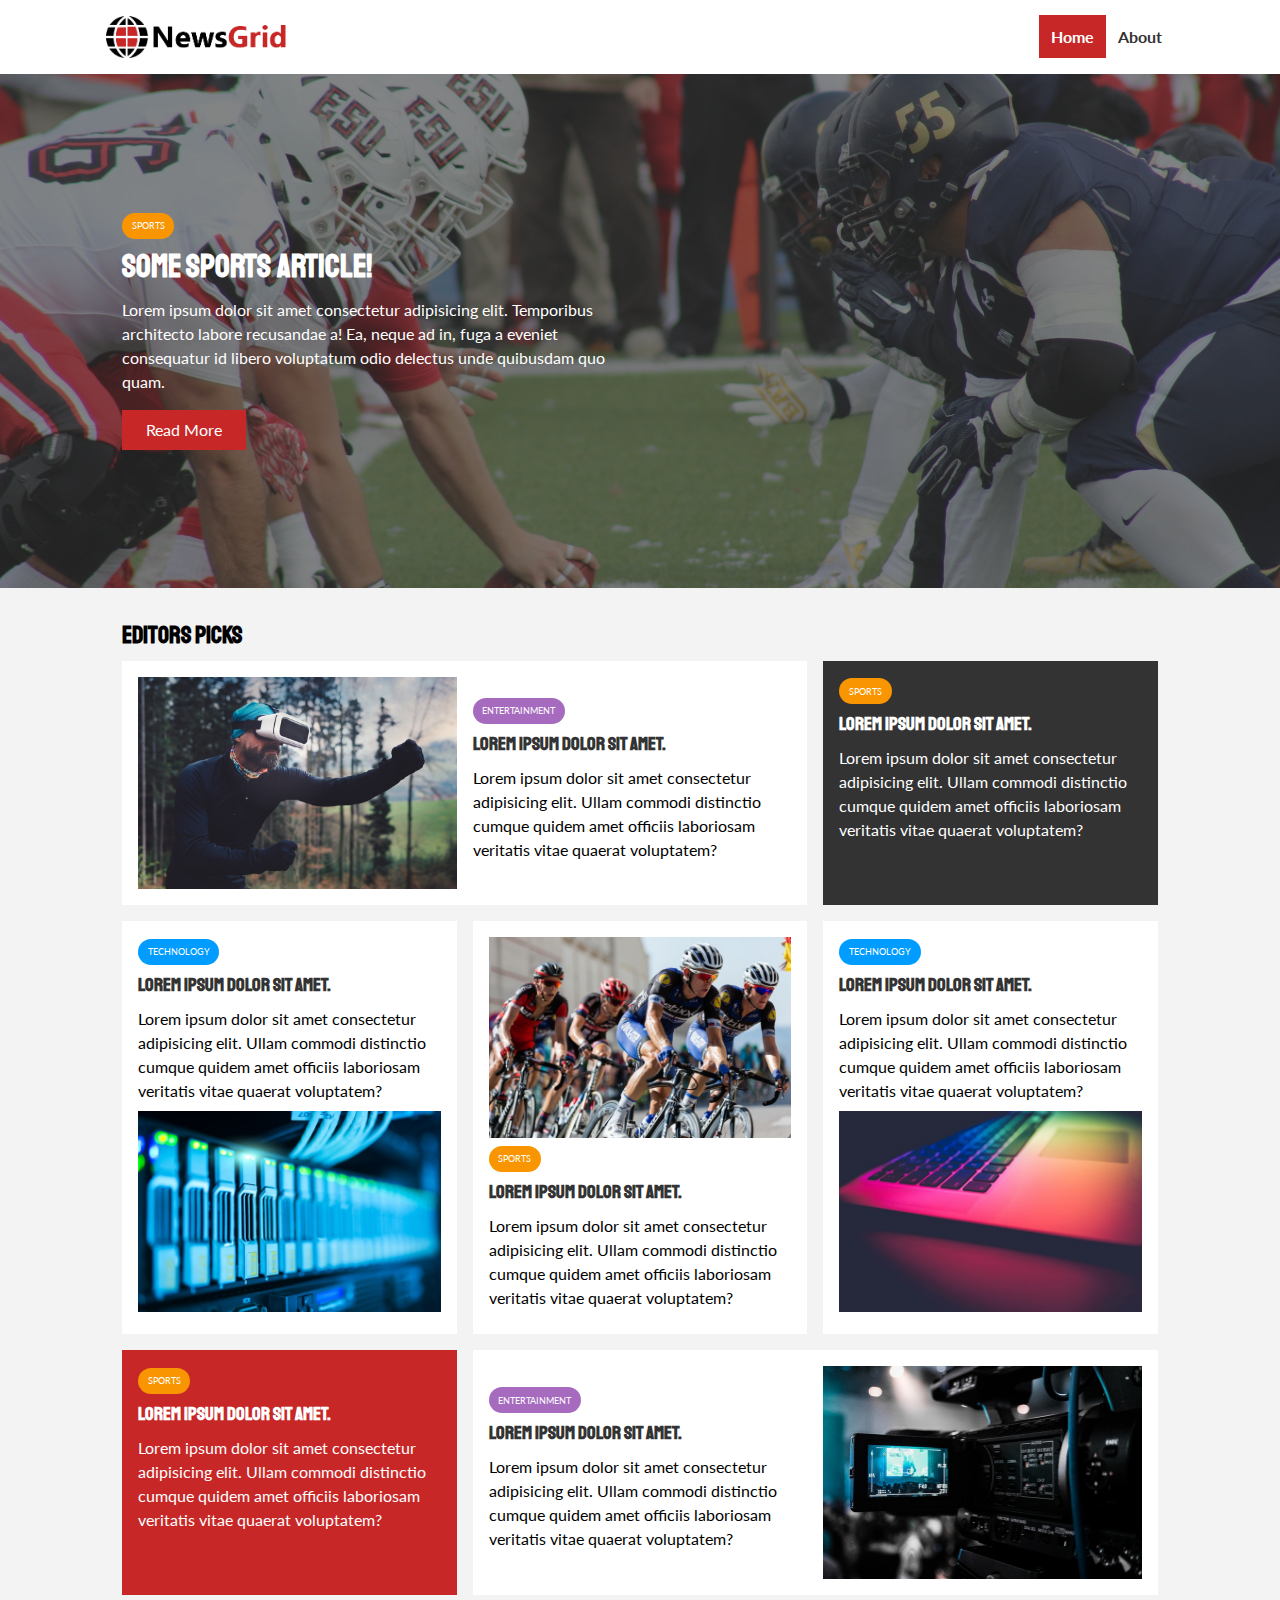
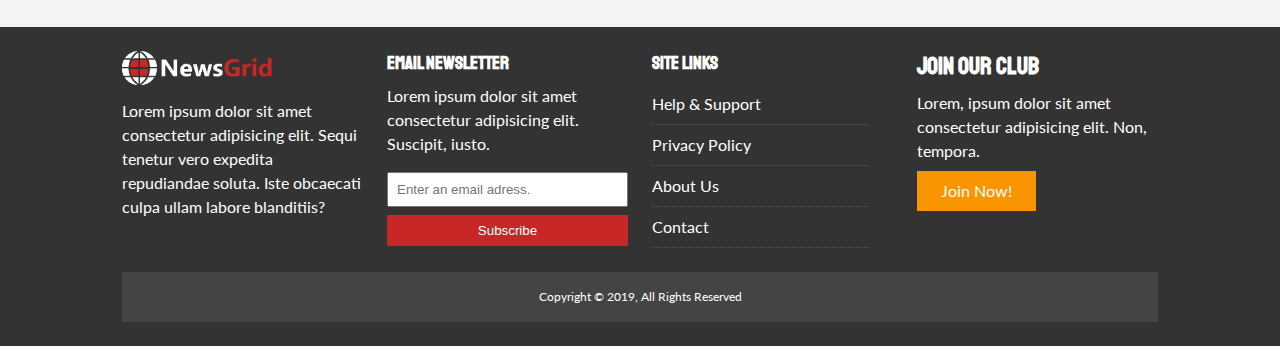
<file: index.html>
<!DOCTYPE html>
<html lang="en">

<head>
  <meta charset="UTF-8">
  <meta name="viewport" content="width=device-width, initial-scale=1.0">
  <meta http-equiv="X-UA-Compatible" content="ie=edge">
  <link rel="stylesheet" href="https://use.fontawesome.com/releases/v5.6.3/css/all.css"
    integrity="sha384-UHRtZLI+pbxtHCWp1t77Bi1L4ZtiqrqD80Kn4Z8NTSRyMA2Fd33n5dQ8lWUE00s/" crossorigin="anonymous">
  <link href="https://fonts.googleapis.com/css?family=Lato|Staatliches" rel="stylesheet">
  <link rel="stylesheet" href="style.css">
  <link rel="stylesheet" media="screen and (max-width: 768px)" href="mobile.css">
  <link rel="shortcut icon" type="image/x-icon" href="favicon.ico">
  <title>NewsGrid - Home</title>
</head>

<body>
  <nav id="main-nav">
    <div class="container">
      <img src="./image_resources/image_resources/logo.png" alt="NewsGrid" class="logo">
      <div class="social">
        <a href="http://facebook.com"><i class="fab fa-facebook fa-2x"></i></a>
        <a href="http://twitter.com"><i class="fab fa-twitter fa-2x"></i></a>
        <a href="http://youtube.com"><i class="fab fa-youtube fa-2x"></i></a>
        <a href="http://instagram.com"><i class="fab fa-instagram fa-2x"></i></a>
      </div>
      <ul>
        <li><a class="current" href="index.html">Home</a></li>
        <li><a href="about.html">About</a></li>
      </ul>
    </div>
  </nav>

  <!-- Showcase -->

  <header id="showcase">
    <div class="container">
      <div class="showcase-container">
        <div class="showcase-content">
          <div class="category category-sports">Sports</div>
          <h1>Some Sports Article!</h1>
          <p>Lorem ipsum dolor sit amet consectetur adipisicing elit. Temporibus architecto labore recusandae a! Ea,
            neque ad in, fuga a eveniet consequatur id libero voluptatum odio delectus unde quibusdam quo quam.</p>
          <a href="article.html" class="btn btn-primary">Read More</a>
        </div>
      </div>
    </div>
  </header>

  <section id="home-articles" class="py-2">
    <div class="container">
      <h2>Editors Picks</h2>
      <div class="articles-container">

        <article class="card">
          <img src="./image_resources/image_resources/articles/ent1.jpg" alt="">
          <div>
            <div class="category category-ent">Entertainment</div>
            <h3>
              <a href="article.html">Lorem ipsum dolor sit amet.</a>
            </h3>
            <p>Lorem ipsum dolor sit amet consectetur adipisicing elit. Ullam commodi distinctio cumque quidem amet
              officiis laboriosam veritatis vitae quaerat voluptatem?</p>
          </div>
        </article>

        <article class="card bg-dark">
          <div class="category category-sports">Sports</div>
          <h3>
            <a href="article.html">Lorem ipsum dolor sit amet.</a>
          </h3>
          <p>Lorem ipsum dolor sit amet consectetur adipisicing elit. Ullam commodi distinctio cumque quidem amet
            officiis laboriosam veritatis vitae quaerat voluptatem?</p>
        </article>

        <article class="card">
          <div class="category category-tech">Technology</div>
          <h3>
            <a href="article.html">Lorem ipsum dolor sit amet.</a>
          </h3>
          <p>Lorem ipsum dolor sit amet consectetur adipisicing elit. Ullam commodi distinctio cumque quidem amet
            officiis laboriosam veritatis vitae quaerat voluptatem?</p>
          <img src="./image_resources/image_resources/articles/tech1.jpg" alt="">
        </article>

        <article class="card">
          <img src="./image_resources/image_resources/articles/sports1.jpg" alt="">
          <div class="category category-sports">Sports</div>
          <h3>
            <a href="article.html">Lorem ipsum dolor sit amet.</a>
          </h3>
          <p>Lorem ipsum dolor sit amet consectetur adipisicing elit. Ullam commodi distinctio cumque quidem amet
            officiis laboriosam veritatis vitae quaerat voluptatem?</p>
        </article>

        <article class="card">
          <div class="category category-tech">Technology</div>
          <h3>
            <a href="article.html">Lorem ipsum dolor sit amet.</a>
          </h3>
          <p>Lorem ipsum dolor sit amet consectetur adipisicing elit. Ullam commodi distinctio cumque quidem amet
            officiis laboriosam veritatis vitae quaerat voluptatem?</p>
          <img src="./image_resources/image_resources/articles/tech2.jpg" alt="">
        </article>

        <article class="card bg-primary">
          <div class="category category-sports">Sports</div>
          <h3>
            <a href="article.html">Lorem ipsum dolor sit amet.</a>
          </h3>
          <p>Lorem ipsum dolor sit amet consectetur adipisicing elit. Ullam commodi distinctio cumque quidem amet
            officiis laboriosam veritatis vitae quaerat voluptatem?</p>
        </article>

        <article class="card">
          <div>
            <div class="category category-ent">Entertainment</div>
            <h3>
              <a href="article.html">Lorem ipsum dolor sit amet.</a>
            </h3>
            <p>Lorem ipsum dolor sit amet consectetur adipisicing elit. Ullam commodi distinctio cumque quidem amet
              officiis laboriosam veritatis vitae quaerat voluptatem?</p>
          </div>
          <img src="./image_resources/image_resources/articles/ent2.jpg" alt="">
        </article>

      </div>
    </div>
  </section>

  <footer id="main-footer" class="py-1">
    <div class="container footer-container">
      <div>
        <img src="./image_resources/image_resources/logo_light.png" alt="">
        <p>Lorem ipsum dolor sit amet consectetur adipisicing elit. Sequi tenetur vero expedita repudiandae soluta. Iste
          obcaecati culpa ullam labore blanditiis? </p>
        </div>
        <div>
          <h3>Email Newsletter</h3>
        <p>Lorem ipsum dolor sit amet consectetur adipisicing elit. Suscipit, iusto.</p>
        <form>
          <input type="email" placeholder="Enter an email adress.">
          <input type="submit" value="Subscribe" class="btn btn-primary">
        </form>
      </div>
      <div>
        <h3>Site Links</h3>
        <ul class="list">
          <li><a href="#">Help & Support</a></li>
          <li><a href="#">Privacy Policy</a></li>
          <li><a href="#">About Us</a></li>
          <li><a href="#">Contact</a></li>
        </ul>
      </div>
      <div>
        <h2>Join Our Club</h2>
        <p>Lorem, ipsum dolor sit amet consectetur adipisicing elit. Non, tempora.</p>
        <a href="#" class="btn btn-secondary">Join Now!</a>
      </div>
      <div>
        <p>
          Copyright &copy; 2019, All Rights Reserved
        </p>
      </div>
    </div>
  </footer>

</body>

</html>
</file>
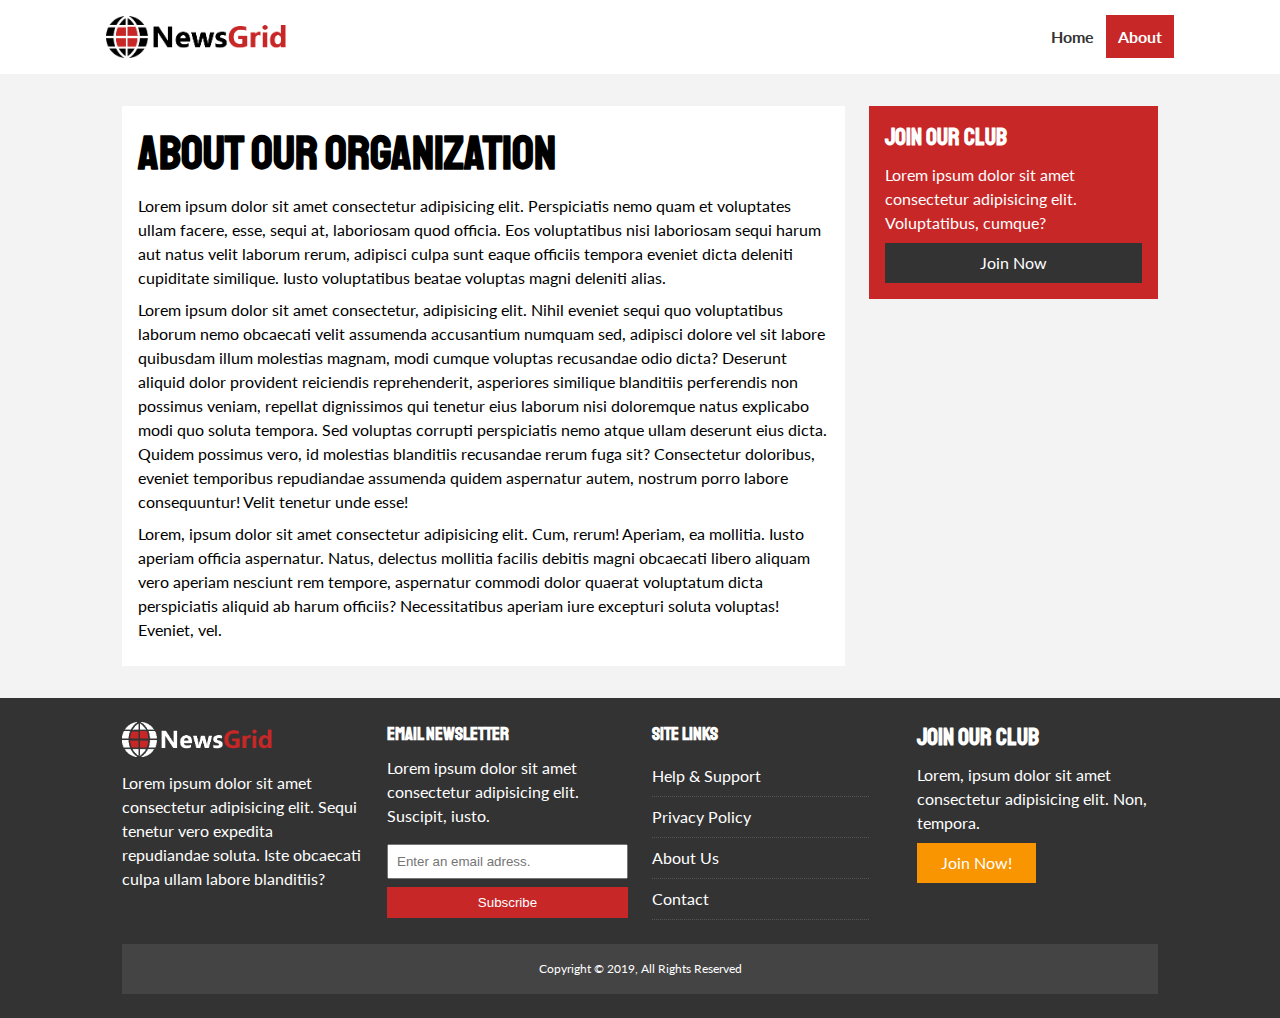
<file: about.html>
<!DOCTYPE html>
<html lang="en">

<head>
  <meta charset="UTF-8">
  <meta name="viewport" content="width=device-width, initial-scale=1.0">
  <meta http-equiv="X-UA-Compatible" content="ie=edge">
  <link rel="stylesheet" href="https://use.fontawesome.com/releases/v5.6.3/css/all.css"
    integrity="sha384-UHRtZLI+pbxtHCWp1t77Bi1L4ZtiqrqD80Kn4Z8NTSRyMA2Fd33n5dQ8lWUE00s/" crossorigin="anonymous">
  <link href="https://fonts.googleapis.com/css?family=Lato|Staatliches" rel="stylesheet">
  <link rel="stylesheet" href="style.css">
  <link rel="stylesheet" media="screen and (max-width: 768px)" href="mobile.css">
  <link rel="shortcut icon" type="image/x-icon" href="favicon.ico">
  <title>NewsGrid - About</title>
</head>

<body>
  <nav id="main-nav">
    <div class="container">
      <img src="./image_resources/image_resources/logo.png" alt="NewsGrid" class="logo">
      <div class="social">
        <a href="http://facebook.com"><i class="fab fa-facebook fa-2x"></i></a>
        <a href="http://twitter.com"><i class="fab fa-twitter fa-2x"></i></a>
        <a href="http://youtube.com"><i class="fab fa-youtube fa-2x"></i></a>
        <a href="http://instagram.com"><i class="fab fa-instagram fa-2x"></i></a>
      </div>
      <ul>
        <li><a href="index.html">Home</a></li>
        <li><a class="current" href="about.html">About</a></li>
      </ul>
    </div>
  </nav>

 
  <section id="about">
    <div class="container">
      <div class="page-container">
        <article class="card">
          <h1 class="l-heading">About Our Organization</h1>
          <p>Lorem ipsum dolor sit amet consectetur adipisicing elit. Perspiciatis nemo quam et voluptates ullam facere, esse, sequi at, laboriosam quod officia. Eos voluptatibus nisi laboriosam sequi harum aut natus velit laborum rerum, adipisci culpa sunt eaque officiis tempora eveniet dicta deleniti cupiditate similique. Iusto voluptatibus beatae voluptas magni deleniti alias. </p>
          <p>Lorem ipsum dolor sit amet consectetur, adipisicing elit. Nihil eveniet sequi quo voluptatibus laborum nemo obcaecati velit assumenda accusantium numquam sed, adipisci dolore vel sit labore quibusdam illum molestias magnam, modi cumque voluptas recusandae odio dicta? Deserunt aliquid dolor provident reiciendis reprehenderit, asperiores similique blanditiis perferendis non possimus veniam, repellat dignissimos qui tenetur eius laborum nisi doloremque natus explicabo modi quo soluta tempora. Sed voluptas corrupti perspiciatis nemo atque ullam deserunt eius dicta. Quidem possimus vero, id molestias blanditiis recusandae rerum fuga sit? Consectetur doloribus, eveniet temporibus repudiandae assumenda quidem aspernatur autem, nostrum porro labore consequuntur! Velit tenetur unde esse!</p>
          <p>Lorem, ipsum dolor sit amet consectetur adipisicing elit. Cum, rerum! Aperiam, ea mollitia. Iusto aperiam officia aspernatur. Natus, delectus mollitia facilis debitis magni obcaecati libero aliquam vero aperiam nesciunt rem tempore, aspernatur commodi dolor quaerat voluptatum dicta perspiciatis aliquid ab harum officiis? Necessitatibus aperiam iure excepturi soluta voluptas! Eveniet, vel.</p>
        </article>
        <aside class="card bg-primary">
          <h2>Join Our Club</h2>
          <p>Lorem ipsum dolor sit amet consectetur adipisicing elit. Voluptatibus, cumque?</p>
          <a href="#" class="btn btn-dark btn-block">Join Now</a>
        </aside>
      </div>
    </div>
  </section>

  <footer id="main-footer" class="py-1">
    <div class="container footer-container">
      <div>
        <img src="./image_resources/image_resources/logo_light.png" alt="">
        <p>Lorem ipsum dolor sit amet consectetur adipisicing elit. Sequi tenetur vero expedita repudiandae soluta. Iste
          obcaecati culpa ullam labore blanditiis? </p>
        </div>
        <div>
          <h3>Email Newsletter</h3>
        <p>Lorem ipsum dolor sit amet consectetur adipisicing elit. Suscipit, iusto.</p>
        <form>
          <input type="email" placeholder="Enter an email adress.">
          <input type="submit" value="Subscribe" class="btn btn-primary">
        </form>
      </div>
      <div>
        <h3>Site Links</h3>
        <ul class="list">
          <li><a href="#">Help & Support</a></li>
          <li><a href="#">Privacy Policy</a></li>
          <li><a href="#">About Us</a></li>
          <li><a href="#">Contact</a></li>
        </ul>
      </div>
      <div>
        <h2>Join Our Club</h2>
        <p>Lorem, ipsum dolor sit amet consectetur adipisicing elit. Non, tempora.</p>
        <a href="#" class="btn btn-secondary">Join Now!</a>
      </div>
      <div>
        <p>
          Copyright &copy; 2019, All Rights Reserved
        </p>
      </div>
    </div>
  </footer>

</body>

</html>
</file>
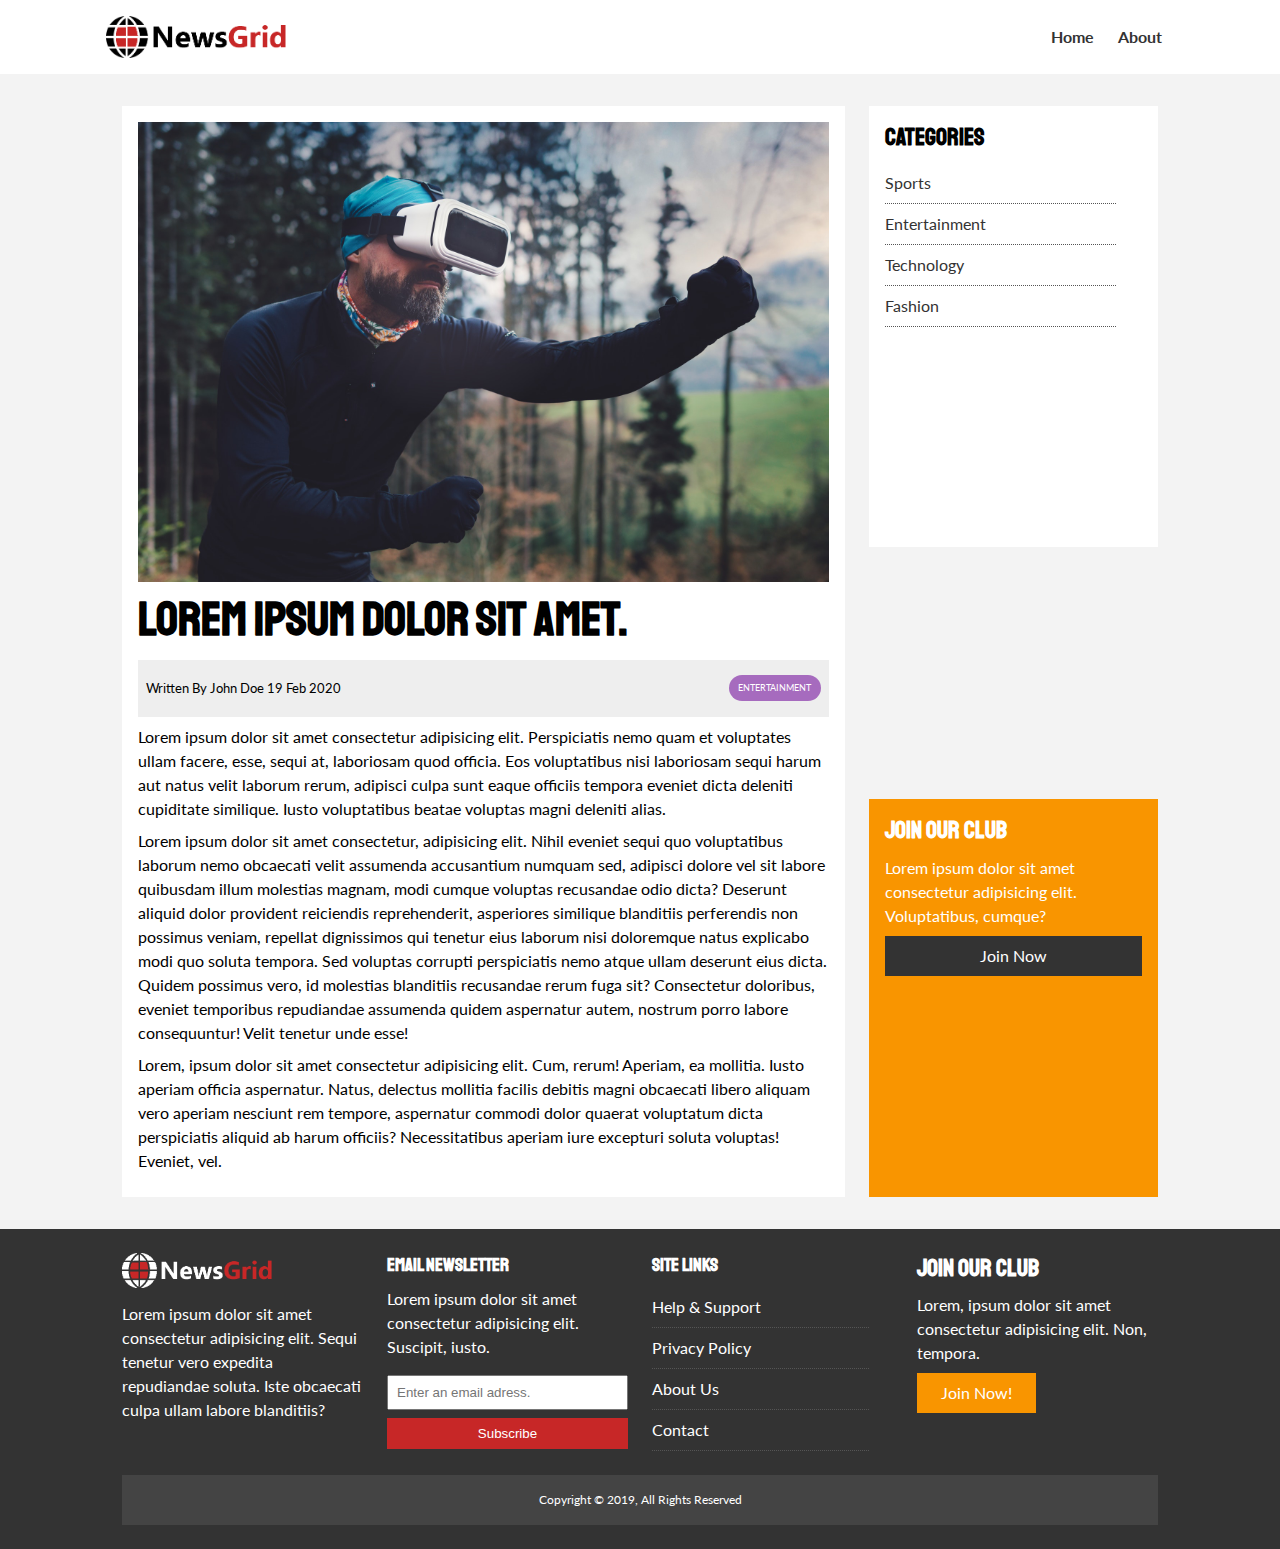
<file: article.html>
<!DOCTYPE html>
<html lang="en">

<head>
  <meta charset="UTF-8">
  <meta name="viewport" content="width=device-width, initial-scale=1.0">
  <meta http-equiv="X-UA-Compatible" content="ie=edge">
  <link rel="stylesheet" href="https://use.fontawesome.com/releases/v5.6.3/css/all.css"
    integrity="sha384-UHRtZLI+pbxtHCWp1t77Bi1L4ZtiqrqD80Kn4Z8NTSRyMA2Fd33n5dQ8lWUE00s/" crossorigin="anonymous">
  <link href="https://fonts.googleapis.com/css?family=Lato|Staatliches" rel="stylesheet">
  <link rel="stylesheet" href="style.css">
  <link rel="stylesheet" media="screen and (max-width: 768px)" href="mobile.css">
  <link rel="shortcut icon" type="image/x-icon" href="favicon.ico">
  <title>NewsGrid - Articles</title>
</head>

<body>
  <nav id="main-nav">
    <div class="container">
      <img src="./image_resources/image_resources/logo.png" alt="NewsGrid" class="logo">
      <div class="social">
        <a href="http://facebook.com"><i class="fab fa-facebook fa-2x"></i></a>
        <a href="http://twitter.com"><i class="fab fa-twitter fa-2x"></i></a>
        <a href="http://youtube.com"><i class="fab fa-youtube fa-2x"></i></a>
        <a href="http://instagram.com"><i class="fab fa-instagram fa-2x"></i></a>
      </div>
      <ul>
        <li><a href="index.html">Home</a></li>
        <li><a href="about.html">About</a></li>
      </ul>
    </div>
  </nav>

 
  <section id="article">
    <div class="container">
      <div class="page-container">
        <article class="card">
          <img src="./image_resources/image_resources/articles/ent1.jpg" alt=  "">
          <h1 class="l-heading">Lorem ipsum dolor sit amet.</h1>
          <div class="meta">
            <small>
              <i class="fas fa-user"></i>Written By John Doe 19 Feb 2020
            </small>
            <div class="category category-ent">Entertainment</div>
          </div>
          <p>Lorem ipsum dolor sit amet consectetur adipisicing elit. Perspiciatis nemo quam et voluptates ullam facere, esse, sequi at, laboriosam quod officia. Eos voluptatibus nisi laboriosam sequi harum aut natus velit laborum rerum, adipisci culpa sunt eaque officiis tempora eveniet dicta deleniti cupiditate similique. Iusto voluptatibus beatae voluptas magni deleniti alias. </p>
          <p>Lorem ipsum dolor sit amet consectetur, adipisicing elit. Nihil eveniet sequi quo voluptatibus laborum nemo obcaecati velit assumenda accusantium numquam sed, adipisci dolore vel sit labore quibusdam illum molestias magnam, modi cumque voluptas recusandae odio dicta? Deserunt aliquid dolor provident reiciendis reprehenderit, asperiores similique blanditiis perferendis non possimus veniam, repellat dignissimos qui tenetur eius laborum nisi doloremque natus explicabo modi quo soluta tempora. Sed voluptas corrupti perspiciatis nemo atque ullam deserunt eius dicta. Quidem possimus vero, id molestias blanditiis recusandae rerum fuga sit? Consectetur doloribus, eveniet temporibus repudiandae assumenda quidem aspernatur autem, nostrum porro labore consequuntur! Velit tenetur unde esse!</p>
          <p>Lorem, ipsum dolor sit amet consectetur adipisicing elit. Cum, rerum! Aperiam, ea mollitia. Iusto aperiam officia aspernatur. Natus, delectus mollitia facilis debitis magni obcaecati libero aliquam vero aperiam nesciunt rem tempore, aspernatur commodi dolor quaerat voluptatum dicta perspiciatis aliquid ab harum officiis? Necessitatibus aperiam iure excepturi soluta voluptas! Eveniet, vel.</p>
        </article>

        <aside id="categories" class="card">
          <h2>Categories</h2>
          <ul class="list">
            <li><a href="#"><i class="fas fa-chevron-right"></i>Sports</a></li>
            <li><a href="#"><i class="fas fa-chevron-right"></i>Entertainment</a></li>
            <li><a href="#"><i class="fas fa-chevron-right"></i>Technology</a></li>
            <li><a href="#"><i class="fas fa-chevron-right"></i>Fashion</ a></li>
          </ul>
        </aside>

        <aside class="card bg-secondary">
          <h2>Join Our Club</h2>
          <p>Lorem ipsum dolor sit amet consectetur adipisicing elit. Voluptatibus, cumque?</p>
          <a href="#" class="btn btn-dark btn-block">Join Now</a>
        </aside>
      </div>
    </div>
  </section>

  <footer id="main-footer" class="py-1">
    <div class="container footer-container">
      <div>
        <img src="./image_resources/image_resources/logo_light.png" alt="">
        <p>Lorem ipsum dolor sit amet consectetur adipisicing elit. Sequi tenetur vero expedita repudiandae soluta. Iste
          obcaecati culpa ullam labore blanditiis? </p>
        </div>
        <div>
          <h3>Email Newsletter</h3>
        <p>Lorem ipsum dolor sit amet consectetur adipisicing elit. Suscipit, iusto.</p>
        <form>
          <input type="email" placeholder="Enter an email adress.">
          <input type="submit" value="Subscribe" class="btn btn-primary">
        </form>
      </div>
      <div>
        <h3>Site Links</h3>
        <ul class="list">
          <li><a href="#">Help & Support</a></li>
          <li><a href="#">Privacy Policy</a></li>
          <li><a href="#">About Us</a></li>
          <li><a href="#">Contact</a></li>
        </ul>
      </div>
      <div>
        <h2>Join Our Club</h2>
        <p>Lorem, ipsum dolor sit amet consectetur adipisicing elit. Non, tempora.</p>
        <a href="#" class="btn btn-secondary">Join Now!</a>
      </div>
      <div>
        <p>
          Copyright &copy; 2019, All Rights Reserved
        </p>
      </div>
    </div>
  </footer>

</body>

</html>
</file>
<file: style.css>
:root{
  --primary-color: #c72727;
  --secondary-color: #f99500;
  --light-color: #f3f3f3;
  --dark-color: #333;
  --max-width: 1100px;
}

.category{
  --sports-color: #f99500;
  --ent-color: #a66bbe;
  --tech-color: #009cff;
}

* {
  margin: 0;
  padding: 0;
  box-sizing: border-box;
}

body{
  font-family: 'Lato', sans-serif;
  line-height: 1.5;
  background: var(--light-color)
}

a {
  color: #333;
  text-decoration: none;
}

ul{
  list-style: none;
}

img{
  width: 100%;
}

h1,h2,h3,h4,h5,h6 {
  font-family: 'Staatliches', cursive;
  margin-bottom: .60rem;
  line-height: 1.3;
}

p{
  margin: .5rem 0;
}

/* Utility */ 

.category{
  display: inline-block;
  color: #fff;
  font-size: 0.55rem;
  text-transform: uppercase;
  padding: 0.4rem 0.6rem;
  border-radius: 15px;
  margin-bottom: 0.5rem;
}

.category-sports { background: var(--sports-color);}
.category-ent { background: var(--ent-color);}
.category-tech { background: var(--tech-color);}

.btn {
  display: inline-block;
  border: none;
  background: var(--dark-color);
  color: #fff;
  padding: 0.5rem 1.5rem;
}

.btn-light { background: var(--light-color)}
.btn-primary { background: var(--primary-color)}
.btn-secondary { background: var(--secondary-color)}

.btn-block{
  display: block;
  width: 100%;
  text-align: center;
}

.btn:hover{
  opacity:0.9;
}

.card {
  background: #fff;
  padding: 1rem;    
}

.bg-dark {
  background: var(--dark-color);
  color: #fff;
}
.bg-primary {
  background: var(--primary-color);
  color: #fff;
}
.bg-secondary {
  background: var(--secondary-color);
  color: #fff;
}

.bg-dark h1,
.bg-dark h2,
.bg-dark h3,
.bg-dark a,
.bg-primary h1,
.bg-primary h2,
.bg-primary h3,
.bg-primary a,
.bg-secondary h1,
.bg-secondary h2,
.bg-secondary h3,
.bg-secondary a{
  color: white
}


.py-1 { padding: 1.5rem 0}
.py-2 { padding: 2rem 0}
.py-3 { padding: 3rem 0}
.p-1 { padding: 1.5rem 0}
.p-2 { padding: 2rem 0}
.p-3 { padding: 3rem 0}

.l-heading{
  font-size: 3rem;
}

.container {
  max-width: var(--max-width);
  margin: auto;
  padding: 0 2rem;
  overflow: hidden;
}

.list li{
  padding: .5rem 0;
  border-bottom: #555 dotted 1px;
  width: 90%;
}

.list li a:hover{
  color: var(--primary-color); 
}

/* Inner Page Grid Container */

.page-container{
  display:grid;
  grid-template-columns: 5fr 2fr;
  margin: 2rem 0;
  grid-gap: 1.5rem;
}

.page-container > *:first-child{
  grid-row: 1 / span 3;
}

/* Navigation */
#main-nav{
  background: #fff;
  position: sticky;
  top: 0;
  z-index: 2;
}

#main-nav .container {
  display: grid;
  grid-template-columns: 6fr 3fr 2fr;
  padding: 1rem;
  align-items: center;
}

#main-nav .logo{
  width: 180px;
}

#main-nav ul{
  justify-self: end;
  display: flex;
}

#main-nav ul li a {
  padding: 0.75rem;
  font-weight: bold;
}

#main-nav ul li a.current {
  background: var(--primary-color);
  color: #fff;
}


#main-nav ul li a:hover {
  background: #9A2006;
  color: white
}

#main-nav .social {
  justify-self: center;
}

#main-nav .social i {
  color: #777777;
  margin-right: 0.5rem;
}

/* Showcase */

#showcase {
  color: #fff;
  background: #333;
  padding: 2rem;
  position: relative;
}

#showcase:before{
  content: '';
  background: url(./image_resources/image_resources/featured.jpg) no-repeat center center/cover;
  position: absolute;
  top: 0;
  left: 0;
  width: 100%;
  height: 100%;
  opacity: 0.4;
}

#showcase .showcase-container{
  display: grid;
  grid-template-columns: repeat(2,1fr);
  justify-content: center;
  align-items: center;
  height: 50vh;
}

#showcase .showcase-content {
  z-index: 1;
}

#showcase .showcase-content p{
  margin-bottom: 1rem;

}

/* Home Articles */

#home-articles .articles-container{
  display: grid;
  grid-template-columns: repeat(3, 1fr);
  grid-gap: 1rem;
}


#home-articles .articles-container > *:first-child{
  display: grid;
  grid-template-columns: 1fr 1fr;
  grid-gap: 1rem;
  align-items: center;
  grid-column: 1 /span 2 ;
}
#home-articles .articles-container > *:last-child{
  display: grid;
  grid-template-columns: 1fr 1fr;
  grid-gap: 1rem;
  align-items: center;
  grid-column: 2 /span 2 ;
}

#article .meta{
  display:flex;
  justify-content: space-between;  
  align-items: center;
  background: #eeeeee;
  padding: 0.5rem;
}

#article .meta .category {
  margin-top: 0.4rem;
}

/* Footer  */
#main-footer {
  background: var(--dark-color);
  color: white;
}

#main-footer img{
  width: 150px;
}

#main-footer a {
  color: #fff;
}

#main-footer .footer-container{
  display: grid;
  grid-template-columns: repeat(4,1fr);
  grid-gap: 1.5rem;
}

#main-footer .footer-container > *:last-child{
  background: #444;
  grid-column: 1 / span 4;
  padding: .5rem;
  text-align: center;
  font-size: 0.75rem;
}

#main-footer .footer-container input[type='email']{
  width: 100%;
  padding: 0.5rem;
  margin: 0.5rem 0;
}

#main-footer .footer-container input[type='submit']{
  width: 100%;
}
</file>
<file: mobile.css>
/* Navigation */

#main-nav .social{
  display: none;
}

#main-nav .container{
  grid-template-columns: 1fr;
  grid-gap: 1.2rem;
}

#main-nav ul,
#main-nav .logo{
  justify-self: center;
}

#main-nav ul li a {
  padding: 0.5rem; 
}

#home-articles .articles-container{
  grid-template-columns: 1fr 1fr;
}

#home-articles .articles-container > *:first-child{
  grid-template-columns: 1fr;
  grid-column: 1;
}

#home-articles .articles-container > *:last-child{
  grid-template-columns: 1fr;
  grid-column: 1;
}


@media(max-width: 600px){
  /* Stack Grid Items */
  #showcase .showcase-container,
  #home-articles .articles-container,
  #main-footer .footer-container {
    grid-template-columns: 1fr;  
  }

  #main-footer .footer-container > *:last-child{
    grid-column: 1;
  }

  #main-footer .footer-container > *:first-child,
  #main-footer .footer-container > *:nth-child(2){
    border-bottom: #444 dotted 1px;
    padding-bottom: 1rem;
  }

  .page-container {
    grid-template-columns: 1fr;
    text-align: justify;
  }

  .page-container > *:first-child{
    grid-row: 1;
  }
}


h1,h2,h3{
  text-align: center;
}
</file>
